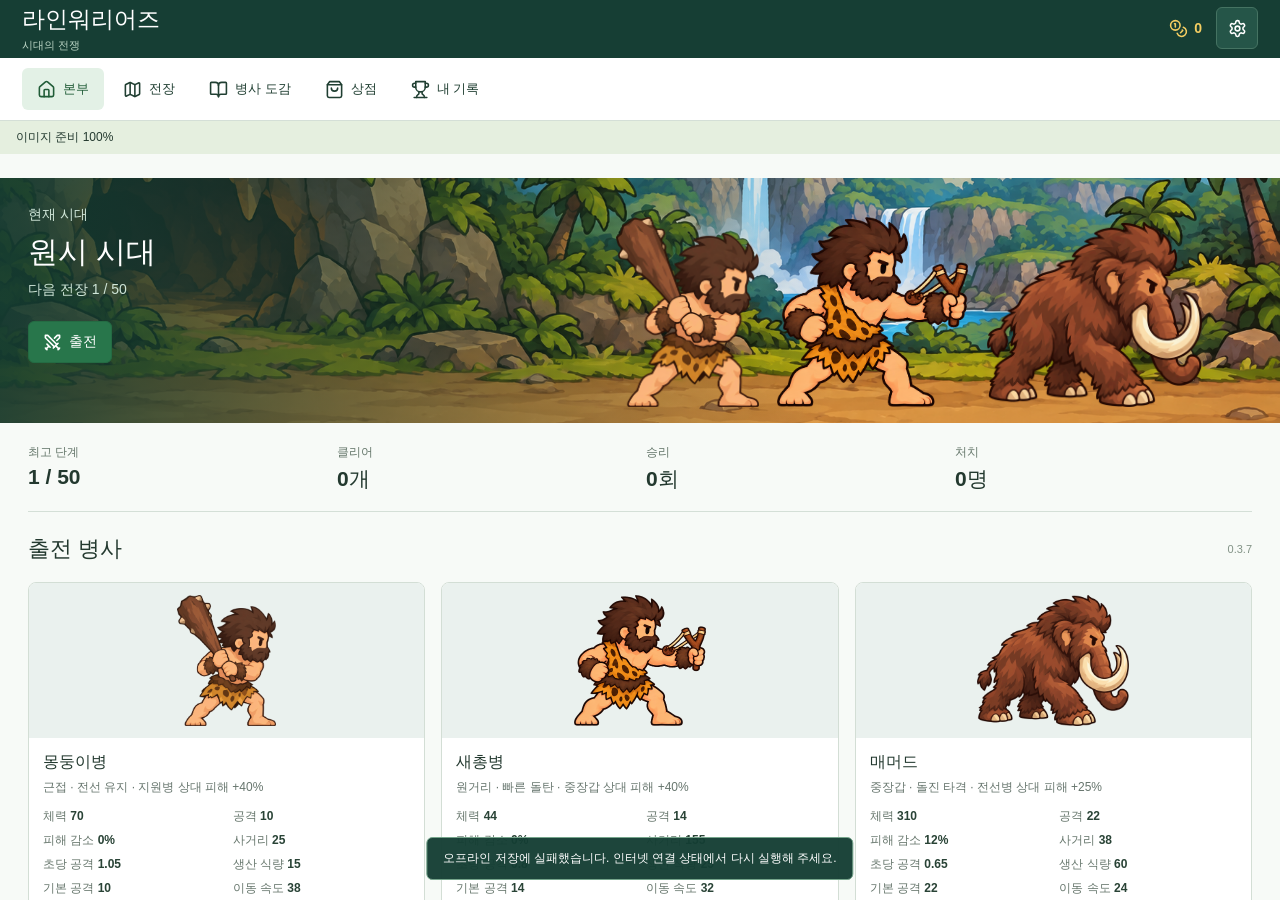
<file: index.html>
<!doctype html>
<html lang="ko"><head>
<meta charset="utf-8"><meta name="viewport" content="width=device-width,initial-scale=1,viewport-fit=cover">
<meta name="theme-color" content="#163e34"><title>라인워리어즈</title>
<meta name="mobile-web-app-capable" content="yes"><meta name="apple-mobile-web-app-capable" content="yes"><meta name="apple-mobile-web-app-status-bar-style" content="black-translucent"><meta name="apple-mobile-web-app-title" content="라인워리어즈">
<link rel="manifest" href="manifest.webmanifest"><link rel="apple-touch-icon" href="icons/apple-touch-icon.png"><link rel="icon" href="icons/icon-192.png"><link rel="stylesheet" href="styles.css"><link rel="stylesheet" href="mobile.css">
</head><body>
<main id="app">
<header><div class="brand">라인워리어즈 <small>시대의 전쟁</small></div><div class="header-actions"><span id="coin-label" class="coins"></span><button id="settings" class="icon-button" aria-label="설정" title="설정"></button></div></header>
<section id="lobby"><nav id="lobby-nav" aria-label="메인 메뉴"></nav><div id="asset-status" role="status" style="padding:8px 16px;font-size:12px;background:#e5efdf">이미지 준비 중...</div><div id="lobby-content"></div></section>
<section id="battle-screen" hidden>
<div class="battle-status"><div class="base-status"><span>아군 요새 <b id="ally-hp"></b></span><progress id="ally-bar" max="1"></progress></div><div class="stage-status"><strong id="stage-label"></strong><span id="clock">00:00</span></div><div class="base-status enemy"><span>적군 요새 <b id="enemy-hp"></b></span><progress id="enemy-bar" max="1"></progress></div></div>
<section id="field" aria-label="전장"><div id="loading">전장 준비 중...</div><div id="battle-notice" role="status"></div><div class="era-tag"><span id="era-label"></span><span id="army-count"></span></div><div class="battle-tools"><div class="segmented" aria-label="진행 속도"><button id="speed-1" aria-pressed="true">1배</button><button id="speed-2" aria-pressed="false">2배</button></div><button id="pause" class="icon-button" aria-label="일시정지" title="일시정지"></button></div></section>
<section class="command-deck"><div class="resources"><div><span>식량</span><strong id="food"></strong><small id="income"></small></div><div><span>전리품</span><strong id="trophy"></strong></div></div><div id="units" class="unit-grid"></div><div id="skills" class="skill-grid"></div><div id="items" class="item-grid"></div></section>
</section>
<dialog id="modal"><div id="modal-content"></div></dialog><div id="toast" role="status"></div>
</main><script src="vendor/phaser.min.js"></script><script src="vendor/lucide.min.js"></script><script type="module" src="releases/0.3.7/app.js"></script>
</body></html>
</file>
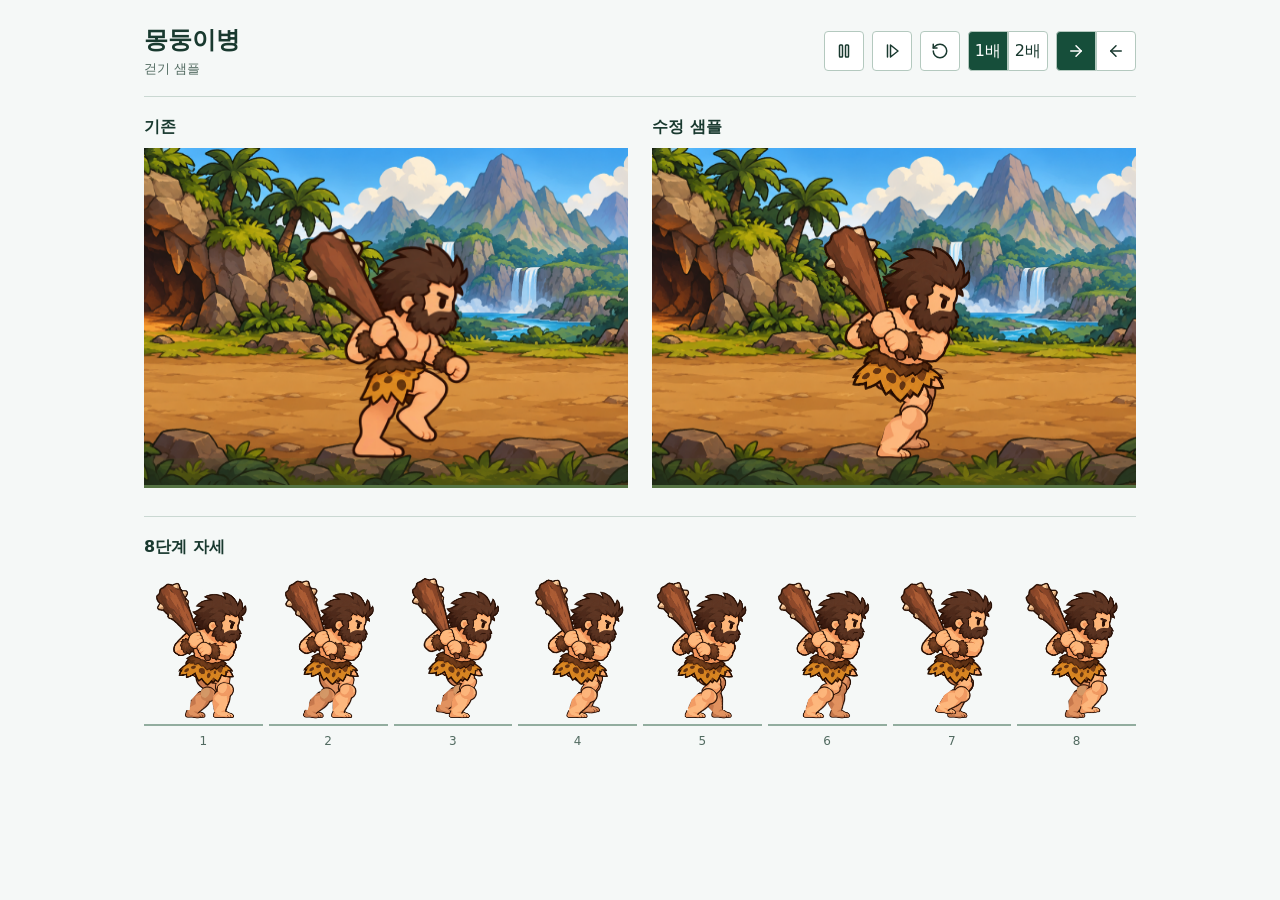
<file: walk-preview-upper/index.html>
<!doctype html>
<html lang="ko">
<head>
<meta charset="utf-8"><meta name="viewport" content="width=device-width,initial-scale=1">
<title>몽둥이병 걷기 샘플</title>
<style>
*{box-sizing:border-box}body{margin:0;background:#f5f8f7;color:#19392f;font-family:system-ui,sans-serif;letter-spacing:0}main{max-width:1040px;margin:auto;padding:24px}header{display:flex;align-items:center;justify-content:space-between;gap:16px;border-bottom:1px solid #cad8d2;padding-bottom:18px}h1{font-size:24px;margin:0}small{display:block;color:#526b61;margin-top:4px}.tools{display:flex;align-items:center;gap:8px;flex-wrap:wrap}button{cursor:pointer;min-height:40px;min-width:40px;border:1px solid #b4c9bf;background:white;color:inherit;border-radius:4px;font:inherit;display:grid;place-items:center}button[aria-pressed=true]{background:#164e3a;color:#fff}.segment{display:flex}.segment button{border-radius:0}.segment button:first-child{border-radius:4px 0 0 4px}.segment button:last-child{border-radius:0 4px 4px 0}.icon svg{width:18px;height:18px}.stages{display:grid;grid-template-columns:1fr 1fr;gap:24px;margin-top:20px}h2{font-size:16px;margin:0 0 10px}.stage{display:block;width:100%;height:340px;background:#afce83;border-bottom:3px solid #557343}.poses{margin-top:28px;border-top:1px solid #cad8d2;padding-top:20px}.pose-strip{display:grid;grid-template-columns:repeat(8,minmax(0,1fr));gap:6px}.pose-strip canvas{width:100%;height:auto;aspect-ratio:3/4;border-bottom:2px solid #92ad9f}.pose-number{display:block;text-align:center;color:#526b61;font-size:12px;margin-top:4px}#status{min-height:18px;color:#526b61;font-size:13px;margin-top:12px}@media(max-width:640px){main{padding:16px}header{align-items:flex-start;flex-direction:column;gap:14px}h1{font-size:22px}.stages{grid-template-columns:1fr;gap:18px}.stage{height:285px}.pose-strip{grid-template-columns:repeat(4,minmax(0,1fr))}.poses{margin-top:20px}}
</style>
</head>
<body><main>
<header><div><h1>몽둥이병</h1><small>걷기 샘플</small></div><div class="tools">
<button id="pause" class="icon" aria-label="일시정지" title="일시정지"><i data-lucide="pause"></i></button>
<button id="step" class="icon" aria-label="다음 자세" title="다음 자세"><i data-lucide="step-forward"></i></button>
<button id="reset" class="icon" aria-label="처음부터" title="처음부터"><i data-lucide="rotate-ccw"></i></button>
<div class="segment" aria-label="속도"><button data-speed="1" aria-pressed="true">1배</button><button data-speed="2" aria-pressed="false">2배</button></div>
<div class="segment" aria-label="방향"><button class="icon" data-direction="1" aria-label="오른쪽" title="오른쪽" aria-pressed="true"><i data-lucide="arrow-right"></i></button><button class="icon" data-direction="-1" aria-label="왼쪽" title="왼쪽" aria-pressed="false"><i data-lucide="arrow-left"></i></button></div>
</div></header>
<div class="stages"><section><h2>기존</h2><canvas class="stage" id="old"></canvas></section><section><h2>수정 샘플</h2><canvas class="stage" id="new"></canvas></section></div>
<section class="poses"><h2>8단계 자세</h2><div class="pose-strip" id="poses"></div></section><div id="status" role="status">이미지 준비 중...</div>
</main><script src="../vendor/lucide.min.js"></script><script type="module" src="preview.js"></script></body>
</html>
</file>
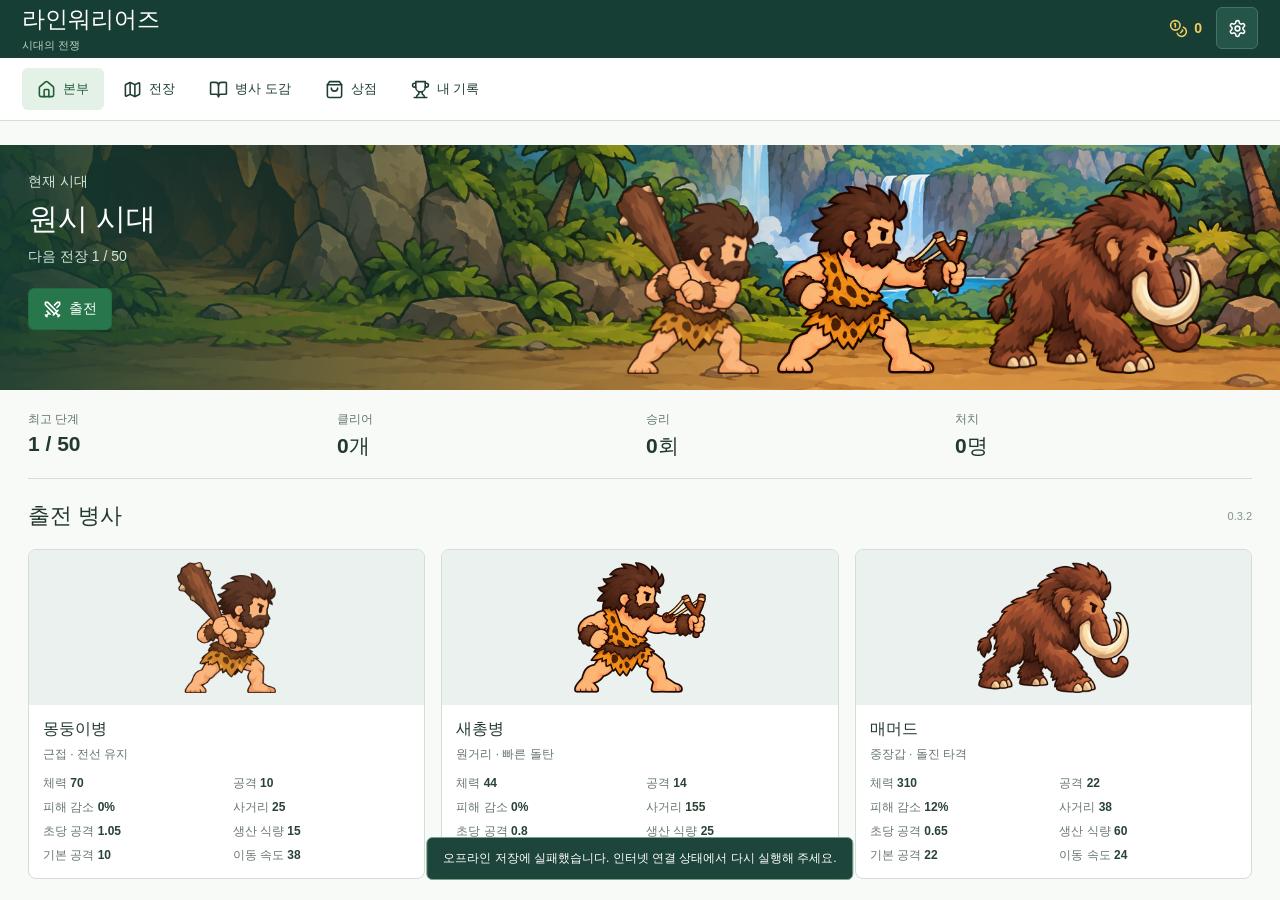
<file: play-0.3.2.html>
<!doctype html>
<html lang="ko"><head>
<meta charset="utf-8"><meta name="viewport" content="width=device-width,initial-scale=1,viewport-fit=cover">
<meta name="theme-color" content="#163e34"><title>라인워리어즈</title>
<meta name="mobile-web-app-capable" content="yes"><meta name="apple-mobile-web-app-capable" content="yes"><meta name="apple-mobile-web-app-status-bar-style" content="black-translucent"><meta name="apple-mobile-web-app-title" content="라인워리어즈">
<link rel="manifest" href="manifest.webmanifest"><link rel="apple-touch-icon" href="icons/apple-touch-icon.png"><link rel="icon" href="icons/icon-192.png"><link rel="stylesheet" href="styles.css"><link rel="stylesheet" href="mobile.css">
</head><body>
<main id="app">
<header><div class="brand">라인워리어즈 <small>시대의 전쟁</small></div><div class="header-actions"><span id="coin-label" class="coins"></span><button id="settings" class="icon-button" aria-label="설정" title="설정"></button></div></header>
<section id="lobby"><nav id="lobby-nav" aria-label="메인 메뉴"></nav><div id="asset-status" role="status" style="padding:8px 16px;font-size:12px;background:#e5efdf">이미지 준비 중...</div><div id="lobby-content"></div></section>
<section id="battle-screen" hidden>
<div class="battle-status"><div class="base-status"><span>아군 요새 <b id="ally-hp"></b></span><progress id="ally-bar" max="1"></progress></div><div class="stage-status"><strong id="stage-label"></strong><span id="clock">00:00</span></div><div class="base-status enemy"><span>적군 요새 <b id="enemy-hp"></b></span><progress id="enemy-bar" max="1"></progress></div></div>
<section id="field" aria-label="전장"><div id="loading">전장 준비 중...</div><div id="battle-notice" role="status"></div><div class="era-tag"><span id="era-label"></span><span id="army-count"></span></div><div class="battle-tools"><div class="segmented" aria-label="진행 속도"><button id="speed-1" aria-pressed="true">1배</button><button id="speed-2" aria-pressed="false">2배</button></div><button id="pause" class="icon-button" aria-label="일시정지" title="일시정지"></button></div></section>
<section class="command-deck"><div class="resources"><div><span>식량</span><strong id="food"></strong><small id="income"></small></div><div><span>전리품</span><strong id="trophy"></strong></div></div><div id="units" class="unit-grid"></div><div id="skills" class="skill-grid"></div><div id="items" class="item-grid"></div></section>
</section>
<dialog id="modal"><div id="modal-content"></div></dialog><div id="toast" role="status"></div>
</main><script src="vendor/phaser.min.js"></script><script src="vendor/lucide.min.js"></script><script type="module" src="releases/0.3.2/app.js"></script>
</body></html>
</file>
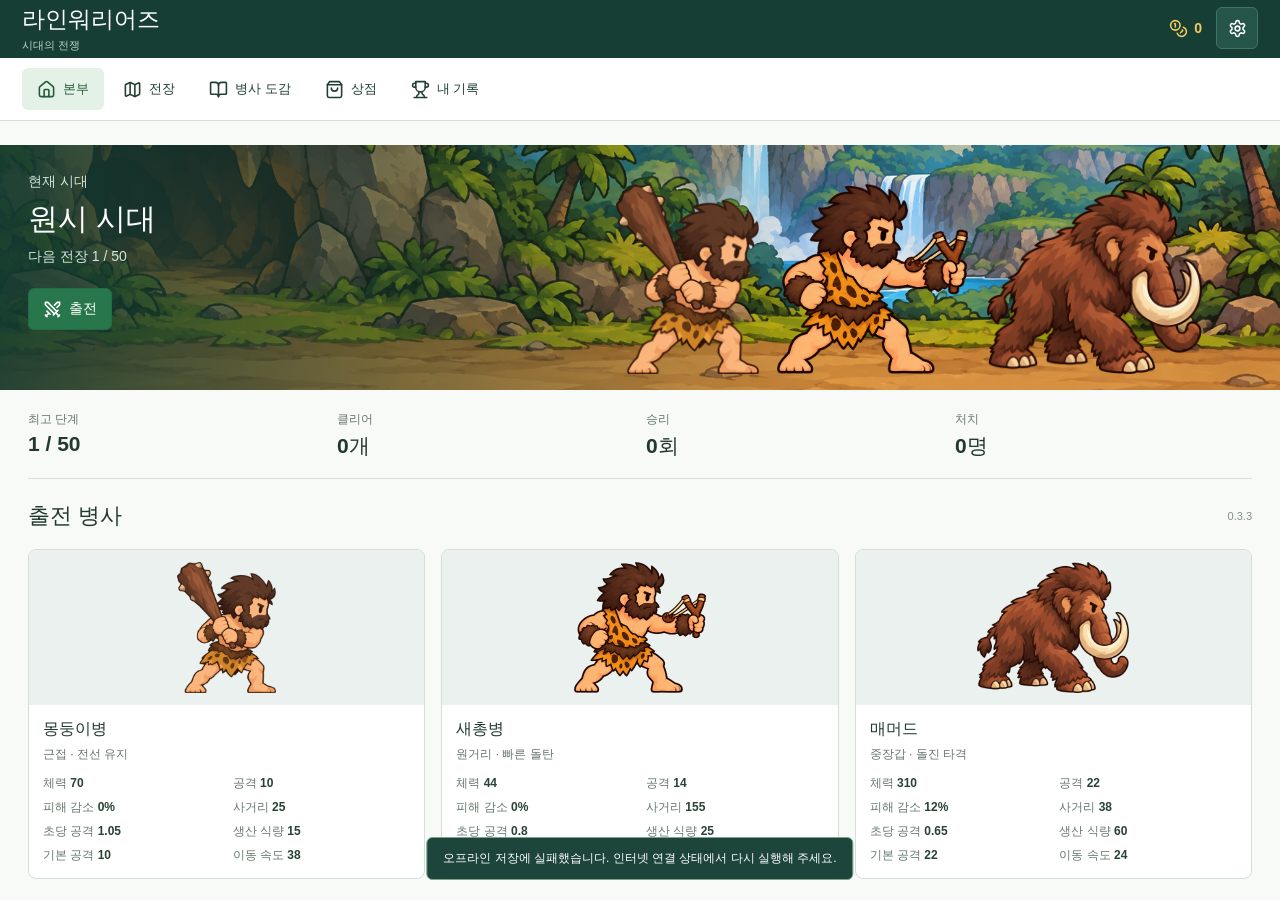
<file: play-0.3.3.html>
<!doctype html>
<html lang="ko"><head>
<meta charset="utf-8"><meta name="viewport" content="width=device-width,initial-scale=1,viewport-fit=cover">
<meta name="theme-color" content="#163e34"><title>라인워리어즈</title>
<meta name="mobile-web-app-capable" content="yes"><meta name="apple-mobile-web-app-capable" content="yes"><meta name="apple-mobile-web-app-status-bar-style" content="black-translucent"><meta name="apple-mobile-web-app-title" content="라인워리어즈">
<link rel="manifest" href="manifest.webmanifest"><link rel="apple-touch-icon" href="icons/apple-touch-icon.png"><link rel="icon" href="icons/icon-192.png"><link rel="stylesheet" href="styles.css"><link rel="stylesheet" href="mobile.css">
</head><body>
<main id="app">
<header><div class="brand">라인워리어즈 <small>시대의 전쟁</small></div><div class="header-actions"><span id="coin-label" class="coins"></span><button id="settings" class="icon-button" aria-label="설정" title="설정"></button></div></header>
<section id="lobby"><nav id="lobby-nav" aria-label="메인 메뉴"></nav><div id="asset-status" role="status" style="padding:8px 16px;font-size:12px;background:#e5efdf">이미지 준비 중...</div><div id="lobby-content"></div></section>
<section id="battle-screen" hidden>
<div class="battle-status"><div class="base-status"><span>아군 요새 <b id="ally-hp"></b></span><progress id="ally-bar" max="1"></progress></div><div class="stage-status"><strong id="stage-label"></strong><span id="clock">00:00</span></div><div class="base-status enemy"><span>적군 요새 <b id="enemy-hp"></b></span><progress id="enemy-bar" max="1"></progress></div></div>
<section id="field" aria-label="전장"><div id="loading">전장 준비 중...</div><div id="battle-notice" role="status"></div><div class="era-tag"><span id="era-label"></span><span id="army-count"></span></div><div class="battle-tools"><div class="segmented" aria-label="진행 속도"><button id="speed-1" aria-pressed="true">1배</button><button id="speed-2" aria-pressed="false">2배</button></div><button id="pause" class="icon-button" aria-label="일시정지" title="일시정지"></button></div></section>
<section class="command-deck"><div class="resources"><div><span>식량</span><strong id="food"></strong><small id="income"></small></div><div><span>전리품</span><strong id="trophy"></strong></div></div><div id="units" class="unit-grid"></div><div id="skills" class="skill-grid"></div><div id="items" class="item-grid"></div></section>
</section>
<dialog id="modal"><div id="modal-content"></div></dialog><div id="toast" role="status"></div>
</main><script src="vendor/phaser.min.js"></script><script src="vendor/lucide.min.js"></script><script type="module" src="releases/0.3.3/app.js"></script>
</body></html>
</file>
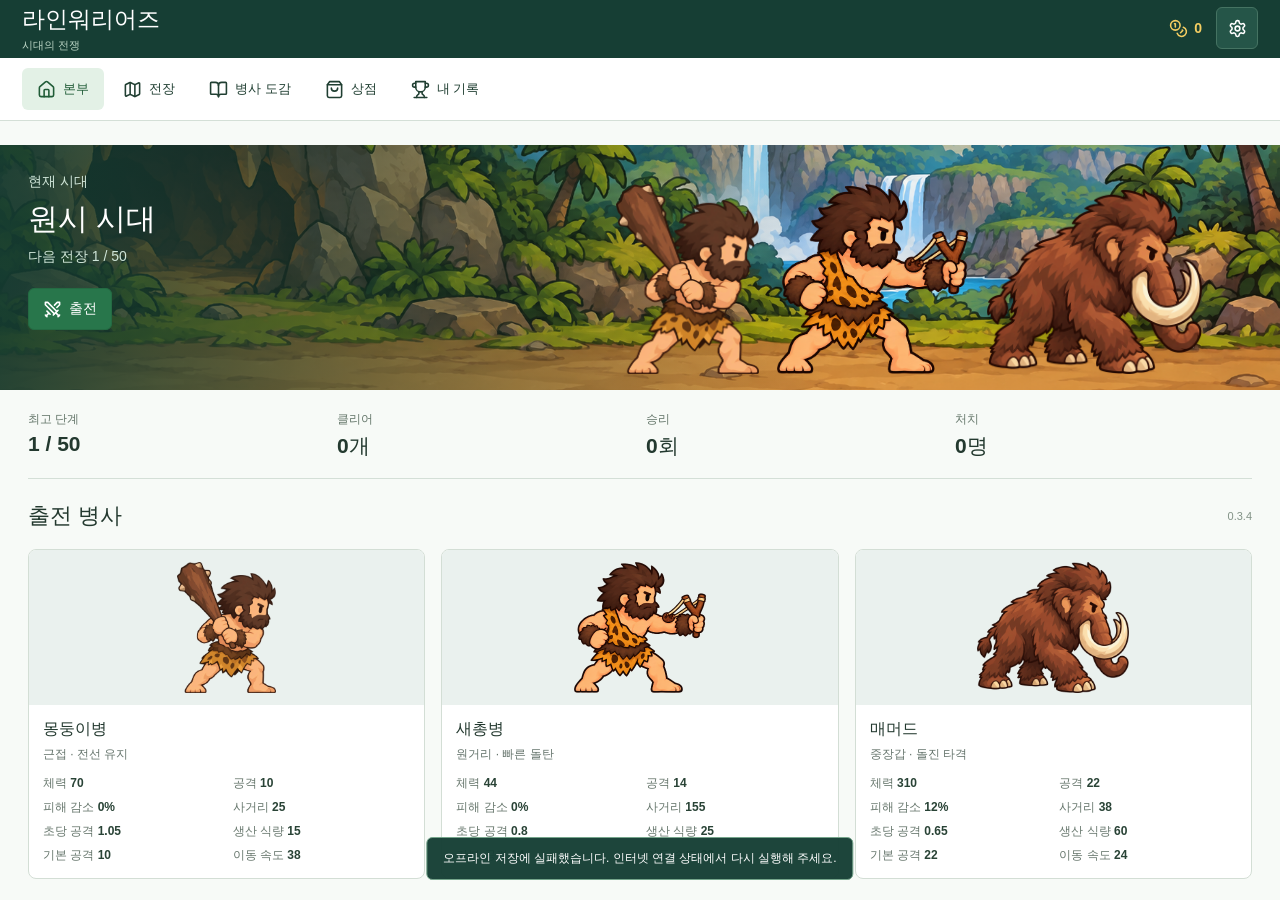
<file: play-0.3.4.html>
<!doctype html>
<html lang="ko"><head>
<meta charset="utf-8"><meta name="viewport" content="width=device-width,initial-scale=1,viewport-fit=cover">
<meta name="theme-color" content="#163e34"><title>라인워리어즈</title>
<meta name="mobile-web-app-capable" content="yes"><meta name="apple-mobile-web-app-capable" content="yes"><meta name="apple-mobile-web-app-status-bar-style" content="black-translucent"><meta name="apple-mobile-web-app-title" content="라인워리어즈">
<link rel="manifest" href="manifest.webmanifest"><link rel="apple-touch-icon" href="icons/apple-touch-icon.png"><link rel="icon" href="icons/icon-192.png"><link rel="stylesheet" href="styles.css"><link rel="stylesheet" href="mobile.css">
</head><body>
<main id="app">
<header><div class="brand">라인워리어즈 <small>시대의 전쟁</small></div><div class="header-actions"><span id="coin-label" class="coins"></span><button id="settings" class="icon-button" aria-label="설정" title="설정"></button></div></header>
<section id="lobby"><nav id="lobby-nav" aria-label="메인 메뉴"></nav><div id="asset-status" role="status" style="padding:8px 16px;font-size:12px;background:#e5efdf">이미지 준비 중...</div><div id="lobby-content"></div></section>
<section id="battle-screen" hidden>
<div class="battle-status"><div class="base-status"><span>아군 요새 <b id="ally-hp"></b></span><progress id="ally-bar" max="1"></progress></div><div class="stage-status"><strong id="stage-label"></strong><span id="clock">00:00</span></div><div class="base-status enemy"><span>적군 요새 <b id="enemy-hp"></b></span><progress id="enemy-bar" max="1"></progress></div></div>
<section id="field" aria-label="전장"><div id="loading">전장 준비 중...</div><div id="battle-notice" role="status"></div><div class="era-tag"><span id="era-label"></span><span id="army-count"></span></div><div class="battle-tools"><div class="segmented" aria-label="진행 속도"><button id="speed-1" aria-pressed="true">1배</button><button id="speed-2" aria-pressed="false">2배</button></div><button id="pause" class="icon-button" aria-label="일시정지" title="일시정지"></button></div></section>
<section class="command-deck"><div class="resources"><div><span>식량</span><strong id="food"></strong><small id="income"></small></div><div><span>전리품</span><strong id="trophy"></strong></div></div><div id="units" class="unit-grid"></div><div id="skills" class="skill-grid"></div><div id="items" class="item-grid"></div></section>
</section>
<dialog id="modal"><div id="modal-content"></div></dialog><div id="toast" role="status"></div>
</main><script src="vendor/phaser.min.js"></script><script src="vendor/lucide.min.js"></script><script type="module" src="releases/0.3.4/app.js"></script>
</body></html>
</file>
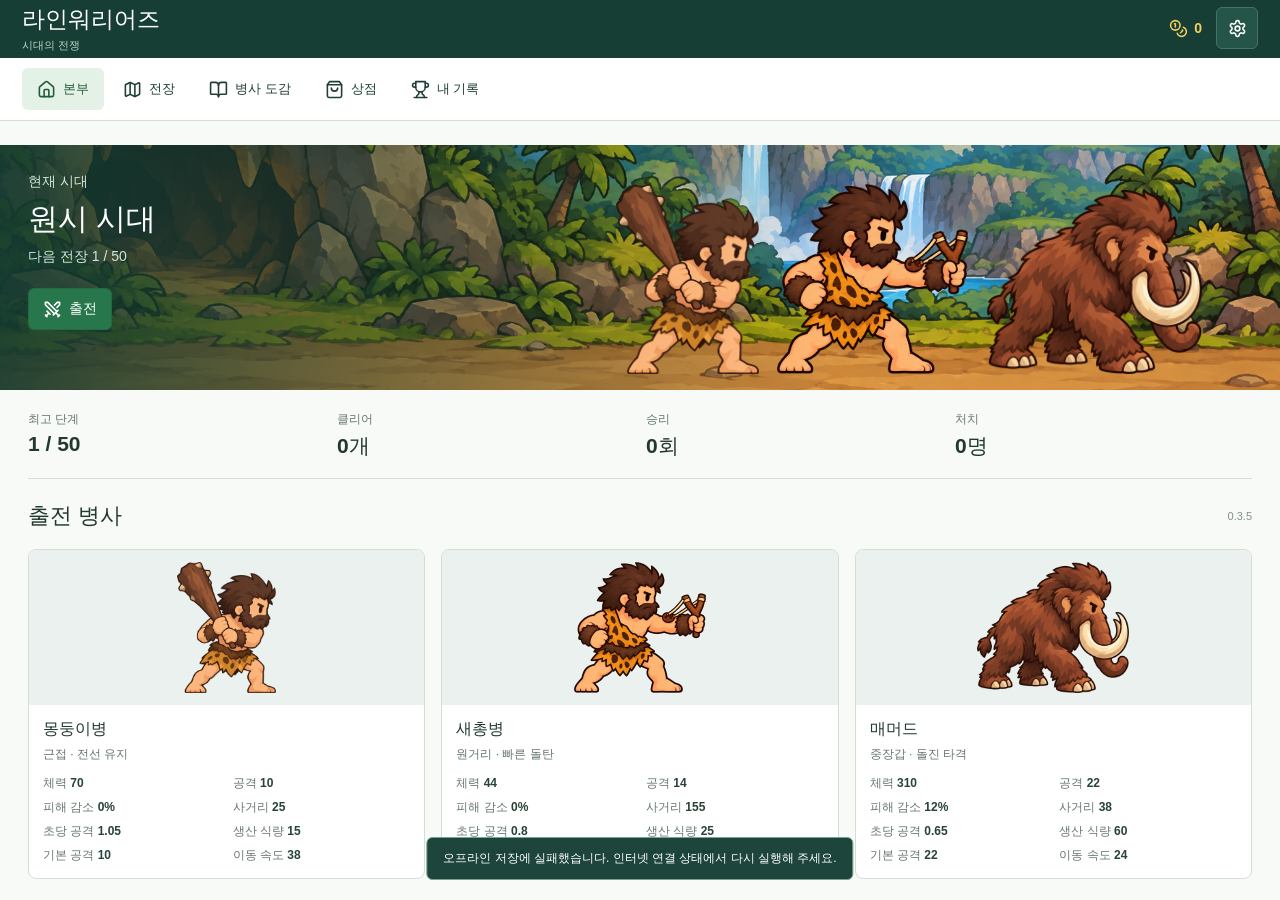
<file: play-0.3.5.html>
<!doctype html>
<html lang="ko"><head>
<meta charset="utf-8"><meta name="viewport" content="width=device-width,initial-scale=1,viewport-fit=cover">
<meta name="theme-color" content="#163e34"><title>라인워리어즈</title>
<meta name="mobile-web-app-capable" content="yes"><meta name="apple-mobile-web-app-capable" content="yes"><meta name="apple-mobile-web-app-status-bar-style" content="black-translucent"><meta name="apple-mobile-web-app-title" content="라인워리어즈">
<link rel="manifest" href="manifest.webmanifest"><link rel="apple-touch-icon" href="icons/apple-touch-icon.png"><link rel="icon" href="icons/icon-192.png"><link rel="stylesheet" href="styles.css"><link rel="stylesheet" href="mobile.css">
</head><body>
<main id="app">
<header><div class="brand">라인워리어즈 <small>시대의 전쟁</small></div><div class="header-actions"><span id="coin-label" class="coins"></span><button id="settings" class="icon-button" aria-label="설정" title="설정"></button></div></header>
<section id="lobby"><nav id="lobby-nav" aria-label="메인 메뉴"></nav><div id="asset-status" role="status" style="padding:8px 16px;font-size:12px;background:#e5efdf">이미지 준비 중...</div><div id="lobby-content"></div></section>
<section id="battle-screen" hidden>
<div class="battle-status"><div class="base-status"><span>아군 요새 <b id="ally-hp"></b></span><progress id="ally-bar" max="1"></progress></div><div class="stage-status"><strong id="stage-label"></strong><span id="clock">00:00</span></div><div class="base-status enemy"><span>적군 요새 <b id="enemy-hp"></b></span><progress id="enemy-bar" max="1"></progress></div></div>
<section id="field" aria-label="전장"><div id="loading">전장 준비 중...</div><div id="battle-notice" role="status"></div><div class="era-tag"><span id="era-label"></span><span id="army-count"></span></div><div class="battle-tools"><div class="segmented" aria-label="진행 속도"><button id="speed-1" aria-pressed="true">1배</button><button id="speed-2" aria-pressed="false">2배</button></div><button id="pause" class="icon-button" aria-label="일시정지" title="일시정지"></button></div></section>
<section class="command-deck"><div class="resources"><div><span>식량</span><strong id="food"></strong><small id="income"></small></div><div><span>전리품</span><strong id="trophy"></strong></div></div><div id="units" class="unit-grid"></div><div id="skills" class="skill-grid"></div><div id="items" class="item-grid"></div></section>
</section>
<dialog id="modal"><div id="modal-content"></div></dialog><div id="toast" role="status"></div>
</main><script src="vendor/phaser.min.js"></script><script src="vendor/lucide.min.js"></script><script type="module" src="releases/0.3.5/app.js"></script>
</body></html>
</file>
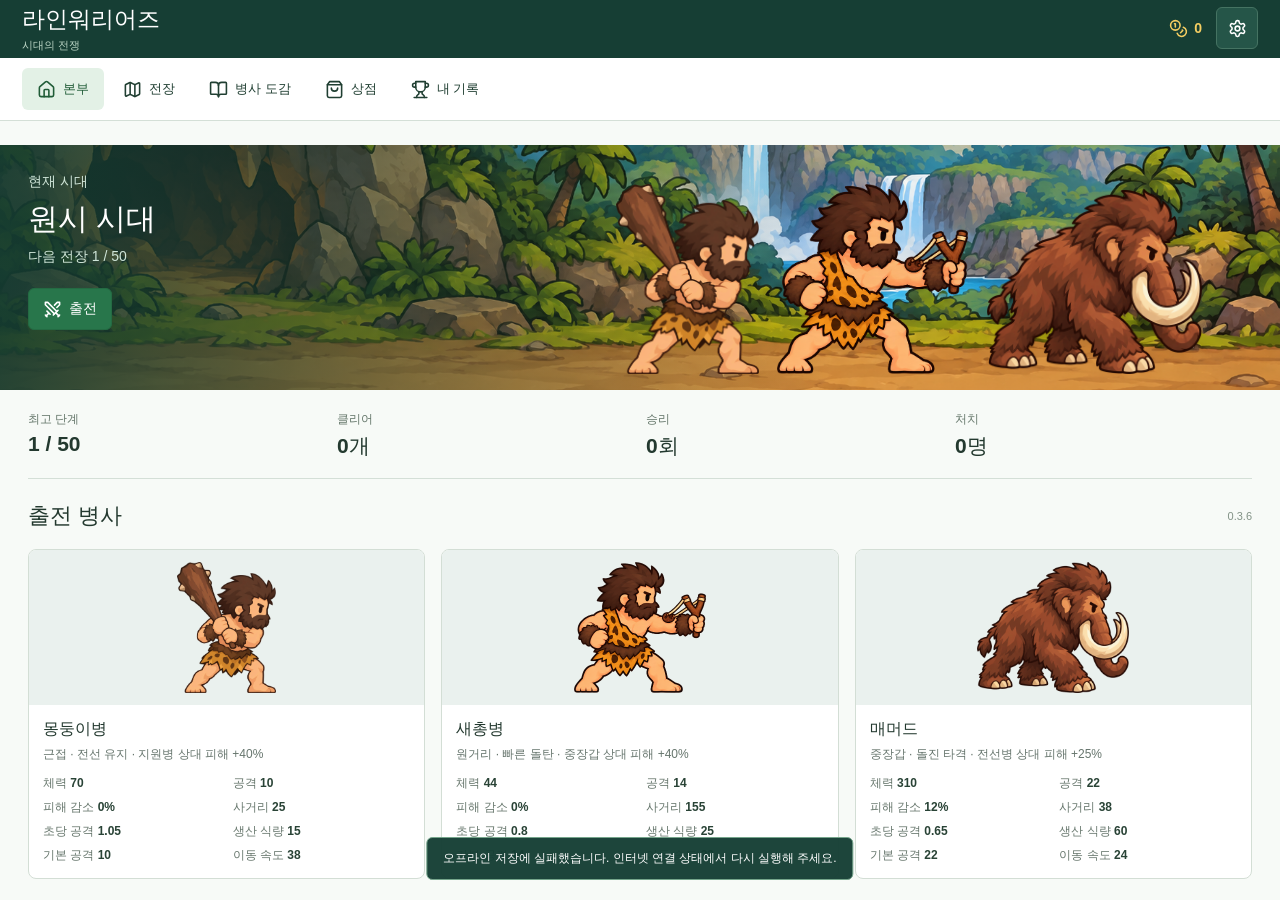
<file: play-0.3.6.html>
<!doctype html>
<html lang="ko"><head>
<meta charset="utf-8"><meta name="viewport" content="width=device-width,initial-scale=1,viewport-fit=cover">
<meta name="theme-color" content="#163e34"><title>라인워리어즈</title>
<meta name="mobile-web-app-capable" content="yes"><meta name="apple-mobile-web-app-capable" content="yes"><meta name="apple-mobile-web-app-status-bar-style" content="black-translucent"><meta name="apple-mobile-web-app-title" content="라인워리어즈">
<link rel="manifest" href="manifest.webmanifest"><link rel="apple-touch-icon" href="icons/apple-touch-icon.png"><link rel="icon" href="icons/icon-192.png"><link rel="stylesheet" href="styles.css"><link rel="stylesheet" href="mobile.css">
</head><body>
<main id="app">
<header><div class="brand">라인워리어즈 <small>시대의 전쟁</small></div><div class="header-actions"><span id="coin-label" class="coins"></span><button id="settings" class="icon-button" aria-label="설정" title="설정"></button></div></header>
<section id="lobby"><nav id="lobby-nav" aria-label="메인 메뉴"></nav><div id="asset-status" role="status" style="padding:8px 16px;font-size:12px;background:#e5efdf">이미지 준비 중...</div><div id="lobby-content"></div></section>
<section id="battle-screen" hidden>
<div class="battle-status"><div class="base-status"><span>아군 요새 <b id="ally-hp"></b></span><progress id="ally-bar" max="1"></progress></div><div class="stage-status"><strong id="stage-label"></strong><span id="clock">00:00</span></div><div class="base-status enemy"><span>적군 요새 <b id="enemy-hp"></b></span><progress id="enemy-bar" max="1"></progress></div></div>
<section id="field" aria-label="전장"><div id="loading">전장 준비 중...</div><div id="battle-notice" role="status"></div><div class="era-tag"><span id="era-label"></span><span id="army-count"></span></div><div class="battle-tools"><div class="segmented" aria-label="진행 속도"><button id="speed-1" aria-pressed="true">1배</button><button id="speed-2" aria-pressed="false">2배</button></div><button id="pause" class="icon-button" aria-label="일시정지" title="일시정지"></button></div></section>
<section class="command-deck"><div class="resources"><div><span>식량</span><strong id="food"></strong><small id="income"></small></div><div><span>전리품</span><strong id="trophy"></strong></div></div><div id="units" class="unit-grid"></div><div id="skills" class="skill-grid"></div><div id="items" class="item-grid"></div></section>
</section>
<dialog id="modal"><div id="modal-content"></div></dialog><div id="toast" role="status"></div>
</main><script src="vendor/phaser.min.js"></script><script src="vendor/lucide.min.js"></script><script type="module" src="releases/0.3.6/app.js"></script>
</body></html>
</file>
<file: styles.css>
:root{font-family:Arial,'Malgun Gothic',sans-serif;color:#23392f;background:#dbe9e2;font-synthesis:none;font-size:14px;letter-spacing:0;color-scheme:light}
*{box-sizing:border-box;letter-spacing:0}body{margin:0}button,input,select,textarea{font:inherit}button{cursor:pointer;touch-action:manipulation;border:1px solid #c1d0c7;background:#fff;color:#203f32;padding:10px 14px;border-radius:6px;display:inline-flex;align-items:center;justify-content:center;gap:7px;font-weight:700;min-height:42px}button:hover:not(:disabled){background:#e4f1e9}button:disabled{opacity:.48;cursor:default}button:focus-visible{outline:3px solid #e9b842;outline-offset:2px}svg{width:19px;height:19px;flex-shrink:0}h1,h2,h3,p{margin:0}h1{font-size:28px}h2{font-size:22px}h3{font-size:16px}small,.muted{color:#65776b}button.primary{background:#28764b;border-color:#246b43;color:white}button.primary:hover{background:#205b3c}button.danger{color:#a44038}button.selected,[aria-pressed=true]{background:#e3f1e6;border-color:#36794e;color:#205c37}.icon-button{width:42px;padding:0;flex-shrink:0}header{height:64px;flex-shrink:0;background:#163e34;color:#fff;display:flex;align-items:center;justify-content:space-between;padding:10px 22px;gap:12px}.brand{font-size:23px;font-weight:900;white-space:nowrap}.brand small{display:block;font-size:11px;color:#bbd5c5;font-weight:400;margin-top:3px}.header-actions{display:flex;align-items:center;gap:14px}.coins{display:flex;align-items:center;gap:6px;color:#f5ce62;font-weight:800}.header-actions button{background:#255548;border-color:#457362;color:#fff}#app{max-width:1280px;margin:auto;height:100vh;height:100dvh;display:flex;flex-direction:column;background:#f7faf7}#lobby{flex:1;min-height:0;display:flex;flex-direction:column}#lobby-nav{display:flex;gap:4px;border-bottom:1px solid #d4dfd7;padding:10px 22px;overflow-x:auto;flex-shrink:0;background:#fff}#lobby-nav button{border-color:transparent;white-space:nowrap;font-size:13px}#lobby-content{overflow-y:auto;flex:1;min-height:0;padding:24px 28px 40px}.section-heading{display:flex;align-items:center;justify-content:space-between;margin-bottom:18px;gap:12px;flex-wrap:wrap}.era-tabs{display:flex;gap:6px;flex-wrap:wrap;margin-bottom:18px}.era-tabs button{min-width:65px}.camp-band{height:245px;position:relative;overflow:hidden;background:#8fbba5;margin:0 -28px 20px}.camp-band .camp-bg{position:absolute;width:100%;height:100%;object-fit:cover}.camp-band::after{content:'';position:absolute;inset:0;background:linear-gradient(90deg,#143c32e8,transparent 65%)}.camp-copy{position:absolute;z-index:2;left:28px;top:28px;color:#fff;max-width:42%}.camp-copy h1{font-size:30px;margin:8px 0}.camp-copy .muted{color:#d0e6d9}.camp-copy button{margin-top:22px}.camp-army{position:absolute;z-index:1;right:5%;bottom:16px;width:48%;height:190px;display:flex;align-items:flex-end;justify-content:center;gap:3%}.camp-army img{max-width:35%;max-height:100%;object-fit:contain}.summary-strip{display:grid;grid-template-columns:repeat(4,1fr);border-bottom:1px solid #d4dfd7;padding-bottom:18px;margin-bottom:22px;gap:12px}.summary-strip b{display:block;font-size:21px;margin-top:5px}.roster{display:grid;grid-template-columns:repeat(3,1fr);gap:16px}.soldier-card{border:1px solid #d3ded5;background:#fff;border-radius:8px;overflow:hidden}.soldier-card .portrait{height:155px;background:#eaf1ee;display:flex;justify-content:center;padding:12px}.portrait img{height:100%;max-width:100%;object-fit:contain}.soldier-copy{padding:14px}.soldier-copy p{color:#66756d;font-size:12px;margin:6px 0 12px}.stats{display:grid;grid-template-columns:repeat(2,minmax(0,1fr));gap:7px 12px;font-size:12px}.stats span{color:#66766c}.stats b{color:#294336}.loadout{margin-top:24px;border-top:1px solid #d4dfd7;padding-top:18px;display:grid;grid-template-columns:1fr 1fr;gap:24px}.weapon-row{display:flex;align-items:center;gap:15px}.weapon-row img{height:80px;max-width:120px;object-fit:contain}.weapon-row strong{display:block}.weapon-row small{display:block;margin:6px 0}.skill-slots{display:grid;grid-template-columns:repeat(3,1fr);gap:8px;margin-top:12px}.skill-slot{display:flex;flex-direction:column;gap:5px}.skill-slot label{font-size:11px;color:#687a6d}.skill-slot select{width:100%;padding:8px 4px;border:1px solid #bccfc0;background:#fff;border-radius:4px;min-height:40px}.stage-grid{display:grid;grid-template-columns:repeat(5,1fr);gap:10px}.stage-grid button{min-height:86px;display:flex;flex-direction:column;font-size:20px}.stage-grid small{font-size:11px}.stage-grid .boss{border-color:#d08f73;background:#fcf0e9}.boss-preview{margin-top:24px;display:flex;align-items:center;gap:20px;border-top:1px solid #d7dfd8;padding-top:20px}.boss-preview img{height:110px;max-width:130px;object-fit:contain}.shop-tabs{display:flex;gap:8px;margin-bottom:20px;flex-wrap:wrap}.shop-row{display:flex;align-items:center;gap:16px;justify-content:space-between;padding:16px 0;border-bottom:1px solid #d7e1d9}.shop-info{display:flex;align-items:center;gap:14px;min-width:0}.shop-info img{width:82px;height:80px;object-fit:contain}.shop-info p{font-size:12px;color:#67796d;margin-top:6px;line-height:1.6}.shop-row button{flex-shrink:0}.records-grid{display:grid;grid-template-columns:repeat(4,1fr);gap:16px;margin:20px 0;border-bottom:1px solid #d1dfd4;padding-bottom:20px}.records-grid b{display:block;font-size:26px;margin:8px 0}.record-row{display:flex;justify-content:space-between;border-bottom:1px solid #dce4de;padding:13px 0}.era-progress{display:flex;align-items:center;gap:15px;margin:18px 0}.era-progress progress{flex:1}.locked-copy{padding:32px 0;text-align:center;color:#7e8a81}#battle-screen{flex:1;min-height:0;display:flex;flex-direction:column}#battle-screen[hidden],#lobby[hidden]{display:none}.battle-status{display:grid;grid-template-columns:1fr 90px 1fr;align-items:center;padding:12px 18px;gap:15px;flex-shrink:0;background:#fff}.base-status span{display:flex;justify-content:space-between;font-size:12px;margin-bottom:5px}.base-status progress{width:100%;height:9px;accent-color:#4b9969}.enemy progress{accent-color:#d26657}.stage-status{text-align:center}.stage-status strong,.stage-status span{display:block}.stage-status span{font-size:12px;color:#69776d;margin-top:3px}#field{position:relative;flex:1;min-height:210px;overflow:hidden;background:#91bfab}#field canvas{display:block;width:100%!important;height:100%!important}.era-tag{position:absolute;left:12px;top:12px;display:flex;gap:8px;background:#163e34df;color:#fff;padding:7px 10px;font-size:11px;border-radius:4px;pointer-events:none}.battle-tools{position:absolute;right:10px;top:10px;display:flex;gap:7px}.segmented{display:flex;background:#fff;border-radius:5px;overflow:hidden;border:1px solid #b9cbbf}.segmented button{border:0;border-radius:0;min-height:36px;padding:7px 10px;font-size:12px}.battle-tools>.icon-button{height:36px;min-height:36px;width:36px}#loading{position:absolute;inset:0;display:flex;align-items:center;justify-content:center;z-index:9;background:#d9e8df;font-weight:700}#battle-notice{display:none;position:absolute;left:50%;top:60px;transform:translateX(-50%);background:#fff2d7ed;color:#833f27;padding:8px 14px;border-radius:4px;font-weight:bold;font-size:13px;white-space:nowrap}.command-deck{padding:12px 18px;background:#f3f8f4;flex-shrink:0;border-top:2px solid #477c5d}.resources{display:flex;gap:28px;justify-content:space-between;margin-bottom:10px}.resources>div{display:flex;gap:9px;align-items:center}.resources span,.resources small{font-size:11px;color:#6c7b70}.resources strong{font-size:17px}.unit-grid{display:grid;grid-template-columns:repeat(3,minmax(0,1fr));gap:10px}.unit-button{height:99px;position:relative;overflow:hidden;justify-content:flex-start;padding:8px;gap:7px;background:white}.unit-button img{width:60px;height:78px;object-fit:contain;flex-shrink:0;z-index:1}.unit-copy{display:flex;flex-direction:column;text-align:left;min-width:0;gap:5px;z-index:1}.unit-copy strong{font-size:13px}.unit-copy small{font-size:10px;font-weight:400}.unit-copy .price{font-size:12px;color:#35764b}.cooldown{position:absolute;left:0;right:0;bottom:0;background:#bfd8c766;pointer-events:none}.skill-grid{display:grid;grid-template-columns:repeat(3,minmax(0,1fr));gap:10px;margin-top:8px}.skill-button{min-height:46px;justify-content:center;font-size:12px}.skill-button small{color:#b27826}.item-grid{display:flex;justify-content:center;gap:8px;margin-top:8px}.item-grid button{font-size:11px;padding:5px 10px;min-height:35px;font-weight:400}.item-grid svg{width:15px;height:15px}dialog{width:min(520px,calc(100% - 24px));max-height:86vh;border:1px solid #b8cfc0;border-radius:8px;padding:22px;background:#f8fcf9;color:#243d2e}dialog::backdrop{background:#092d27a6}.modal-heading{display:flex;align-items:center;justify-content:space-between;gap:12px;margin-bottom:16px}.modal-heading .close{width:36px;min-height:36px;padding:0}.modal-actions{display:flex;gap:10px;margin-top:20px}.modal-actions button{flex:1}.setting-row{display:flex;align-items:center;justify-content:space-between;padding:16px 0;border-bottom:1px solid #d5e2d8}.setting-row input{width:22px;height:22px;accent-color:#388651}.save-transfer{margin-top:22px}.save-transfer label{display:block;margin-bottom:7px}.save-transfer textarea{width:100%;height:80px;resize:vertical;border:1px solid #c0d1c4;border-radius:4px;padding:8px;font-family:monospace;font-size:12px;word-break:break-all}.import-error{color:#a8473a;font-size:12px;margin-top:12px}.version{font-size:11px;color:#7b8b80;margin-top:24px}.result-art{display:block;height:120px;max-width:220px;object-fit:contain;margin:0 auto 12px}.result-title{text-align:center}.result-detail{text-align:center;color:#6e7e72;margin-top:10px}.reward{text-align:center;color:#947016;font-size:27px;font-weight:bold;margin-top:20px}#toast{display:none;position:fixed;bottom:max(20px,env(safe-area-inset-bottom));left:50%;transform:translateX(-50%);background:#143e34f5;color:white;border:1px solid #75a58b;border-radius:6px;padding:12px 16px;z-index:20;max-width:90%;width:max-content;font-size:12px;text-align:center}progress{accent-color:#54865e}.version-label{font-size:11px;color:#829286}
</file>
<file: mobile.css>
@media(max-width:600px){header{height:58px;padding:8px 12px}.brand{font-size:20px}.header-actions{gap:10px}#lobby-nav{padding:8px 10px;gap:2px}#lobby-nav button{padding:8px 10px;font-size:12px}#lobby-nav svg{width:16px}#lobby-content{padding:18px 14px 28px}.camp-band{margin:0 -14px 18px;height:210px}.camp-copy{left:16px;top:23px;max-width:46%}.camp-copy h1{font-size:25px}.camp-copy button{padding:9px 12px;margin-top:20px}.camp-army{width:51%;height:145px;right:2%;bottom:20px;gap:1%}.camp-copy .muted{font-size:12px}.summary-strip{gap:8px}.summary-strip b{font-size:17px}.summary-strip small{font-size:10px}.roster{gap:8px}.soldier-card .portrait{height:112px;padding:9px 4px}.soldier-copy{padding:10px 7px}.soldier-copy h3{font-size:13px}.soldier-copy p{font-size:10px;min-height:27px}.stats{grid-template-columns:1fr;gap:4px;font-size:10px}.loadout{grid-template-columns:1fr;gap:20px}.stage-grid{gap:7px}.stage-grid button{padding:8px 3px;min-height:73px;font-size:18px}.shop-row{gap:10px}.shop-info{gap:8px}.shop-info img{width:58px;height:64px}.shop-row button{padding:9px 8px;font-size:12px}.records-grid{grid-template-columns:repeat(2,1fr)}.battle-status{padding:9px 10px;gap:8px;grid-template-columns:1fr 58px 1fr}.base-status span{font-size:10px}.stage-status strong{font-size:12px}.command-deck{padding:9px 8px}.unit-grid,.skill-grid{gap:6px}.unit-button{height:103px;padding:5px;flex-direction:column;gap:0}.unit-button img{height:58px;width:64px}.unit-copy{flex-direction:row;flex-wrap:wrap;justify-content:center;gap:4px;text-align:center}.unit-copy strong{font-size:11px}.unit-copy small{display:none}.unit-copy .price{font-size:10px;width:100%}.skill-button{padding:7px 4px;gap:4px;font-size:11px;min-height:43px}.skill-button svg{width:16px}.item-grid{gap:5px}.item-grid button{font-size:10px;padding:5px 7px}.resources{gap:12px;margin-bottom:7px}.resources>div{gap:6px}.resources strong{font-size:15px}.resources small{font-size:10px}.era-tag{top:10px;left:8px;font-size:10px;padding:7px}.battle-tools{right:8px}.battle-tools .segmented button{padding:7px}h2{font-size:20px}dialog{padding:18px}}
@media(max-height:500px) and (orientation:landscape){header{height:44px}.brand{font-size:18px}.brand small{display:none}#battle-screen{display:grid;grid-template-columns:minmax(0,1fr) 270px;grid-template-rows:50px minmax(0,1fr)}.battle-status{grid-column:1;padding:8px 12px}#field{grid-column:1;grid-row:2;min-height:0}.command-deck{grid-column:2;grid-row:1/3;padding:8px;border-left:2px solid #477c5d;border-top:0;overflow:auto}.unit-button{height:96px;flex-direction:column;padding:4px}.unit-button img{height:52px;width:58px}.unit-copy{gap:3px;text-align:center}.unit-copy small{display:none}.unit-copy strong{font-size:10px}.unit-copy .price{font-size:10px}.skill-grid{gap:4px}.skill-button{min-height:42px;font-size:10px;padding:4px;gap:3px}.skill-button svg{width:14px}.item-grid{flex-wrap:wrap;gap:4px}.item-grid button{font-size:10px;padding:5px}.resources strong{font-size:14px}.resources small{display:none}.resources>div{gap:5px}.resources{gap:8px}#lobby-nav{padding:4px 12px}#lobby-content{padding-top:15px}.camp-band{height:180px}.camp-army{height:155px}.camp-copy{top:18px}.camp-copy button{margin-top:12px}}
@supports(padding:max(0px)){header{padding-top:max(8px,env(safe-area-inset-top));height:calc(58px + env(safe-area-inset-top))}.command-deck{padding-bottom:max(9px,env(safe-area-inset-bottom))}#lobby-content{padding-bottom:max(28px,env(safe-area-inset-bottom))}}
</file>
